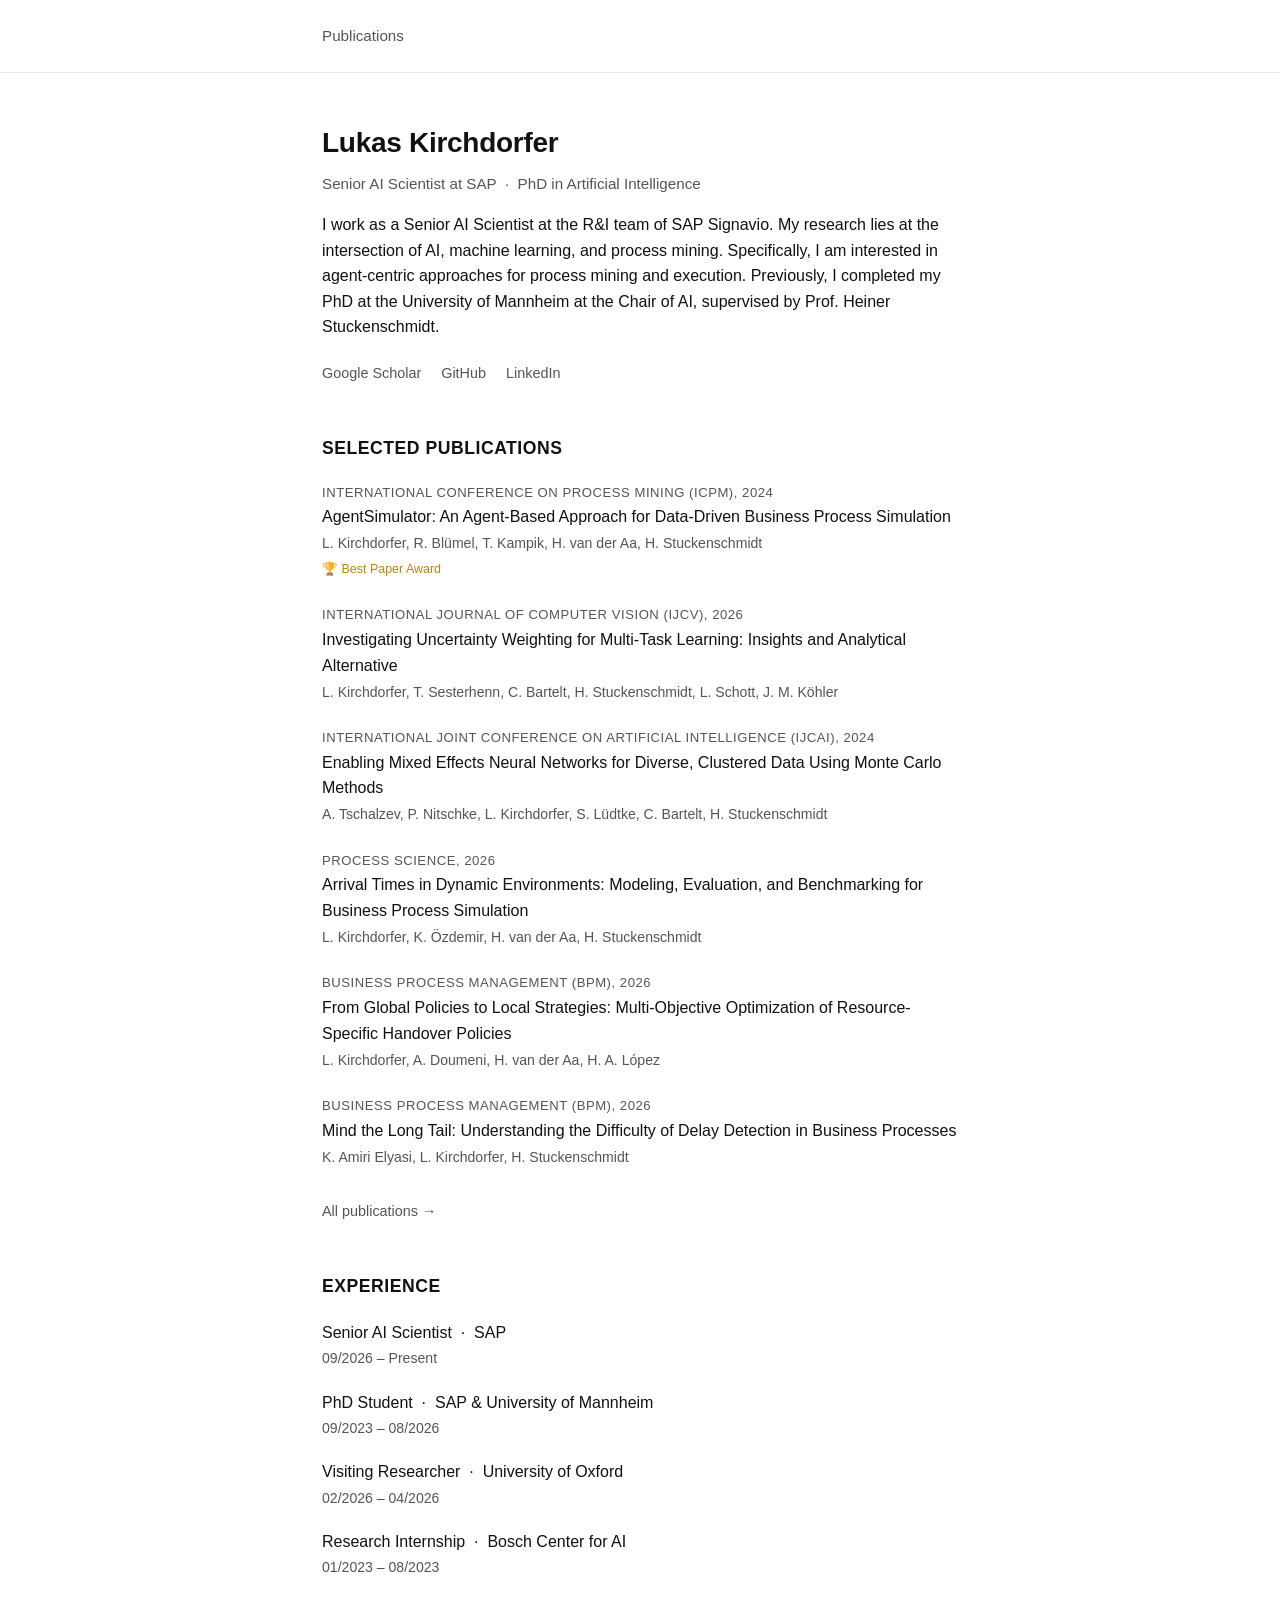
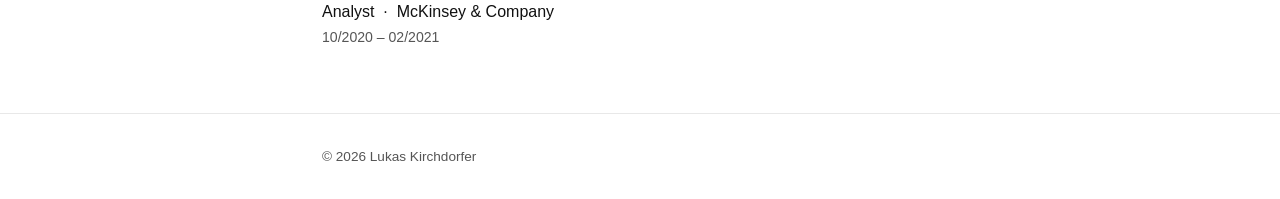
<file: index.html>
<!DOCTYPE html>
<html lang="en">
<head>
  <meta charset="UTF-8">
  <meta name="viewport" content="width=device-width, initial-scale=1.0">
  <title>Lukas Kirchdorfer</title>
  <link rel="stylesheet" href="style.css">
</head>
<body>
  <nav>
    <div class="container">
      <a href="publications.html" class="nav-link">Publications</a>
    </div>
  </nav>

  <main class="container">

    <!-- Intro -->
    <section id="intro">
      <h1>Lukas Kirchdorfer</h1> 
      <p class="subtitle">Senior AI Scientist at SAP &nbsp;·&nbsp; PhD in Artificial Intelligence</p>
      <p class="bio">
        I work as a Senior AI Scientist at the R&I team of SAP Signavio.
        My research lies at the intersection of AI, machine learning, and process mining. Specifically, I am interested in agent-centric approaches for process mining and execution.
        Previously, I completed my PhD at the University of Mannheim at the Chair of AI, supervised by Prof. Heiner Stuckenschmidt.
      </p>
      <ul class="social-links">
        <li><a href="https://scholar.google.de/citations?hl=de&user=4NuUVSkAAAAJ" target="_blank" rel="noopener">Google Scholar</a></li>
        <li><a href="https://github.com/lukaskirchdorfer" target="_blank" rel="noopener">GitHub</a></li>
        <li><a href="https://www.linkedin.com/in/lukas-kirchdorfer/" target="_blank" rel="noopener">LinkedIn</a></li>
      </ul>
    </section>

    <!-- Selected Publications -->
    <section id="publications">
      <h2>Selected Publications</h2>
      <ul class="pub-list" id="selected-pub-list">
        <!-- Rendered by JavaScript -->
      </ul>
      <a href="publications.html" class="all-pubs-link">All publications →</a>
    </section>

    <!-- Experience -->
    <section id="experience">
      <h2>Experience</h2>
      <ul class="exp-list">
        <li class="exp-entry">
          <div class="exp-role">Senior AI Scientist &nbsp;·&nbsp; SAP</div>
          <div class="exp-date">09/2026 – Present</div>
        </li>
        <li class="exp-entry">
          <div class="exp-role">PhD Student &nbsp;·&nbsp; SAP & University of Mannheim</div>
          <div class="exp-date">09/2023 – 08/2026</div>
        </li>
        <li class="exp-entry">
          <div class="exp-role">Visiting Researcher &nbsp;·&nbsp; University of Oxford</div>
          <div class="exp-date">02/2026 – 04/2026</div>
        </li>
        <li class="exp-entry">
          <div class="exp-role">Research Internship &nbsp;·&nbsp; Bosch Center for AI</div>
          <div class="exp-date">01/2023 – 08/2023</div>
        </li>
        <li class="exp-entry">
          <div class="exp-role">Analyst &nbsp;·&nbsp; McKinsey & Company</div>
          <div class="exp-date">10/2020 – 02/2021</div>
        </li>
      </ul>
    </section>

  </main>

  <footer>
    <div class="container">© 2026 Lukas Kirchdorfer</div>
  </footer>

  <script>
    async function loadSelectedPublications() {
      const list = document.getElementById('selected-pub-list');
      try {
        const response = await fetch('./data/publications.json');
        if (!response.ok) throw new Error(`HTTP ${response.status}`);
        const data = await response.json();
        const selected = data.publications
          .filter(p => p.selected === true);
        selected.forEach(pub => {
          const li = document.createElement('li');
          li.className = 'pub-entry';
          li.innerHTML = `
            <div class="pub-venue">${pub.venue}, ${pub.year}</div>
            <div class="pub-title"><a href="${pub.url}" target="_blank" rel="noopener">${pub.title}</a></div>
            <div class="pub-meta">${pub.authors}</div>
            ${pub.award ? `<div class="pub-award">🏆 ${pub.award}</div>` : ''}
          `;
          list.appendChild(li);
        });
      } catch (e) {
        list.innerHTML = '<li>Publications unavailable.</li>';
      }
    }
    loadSelectedPublications();
  </script>
</body>
</html>
</file>
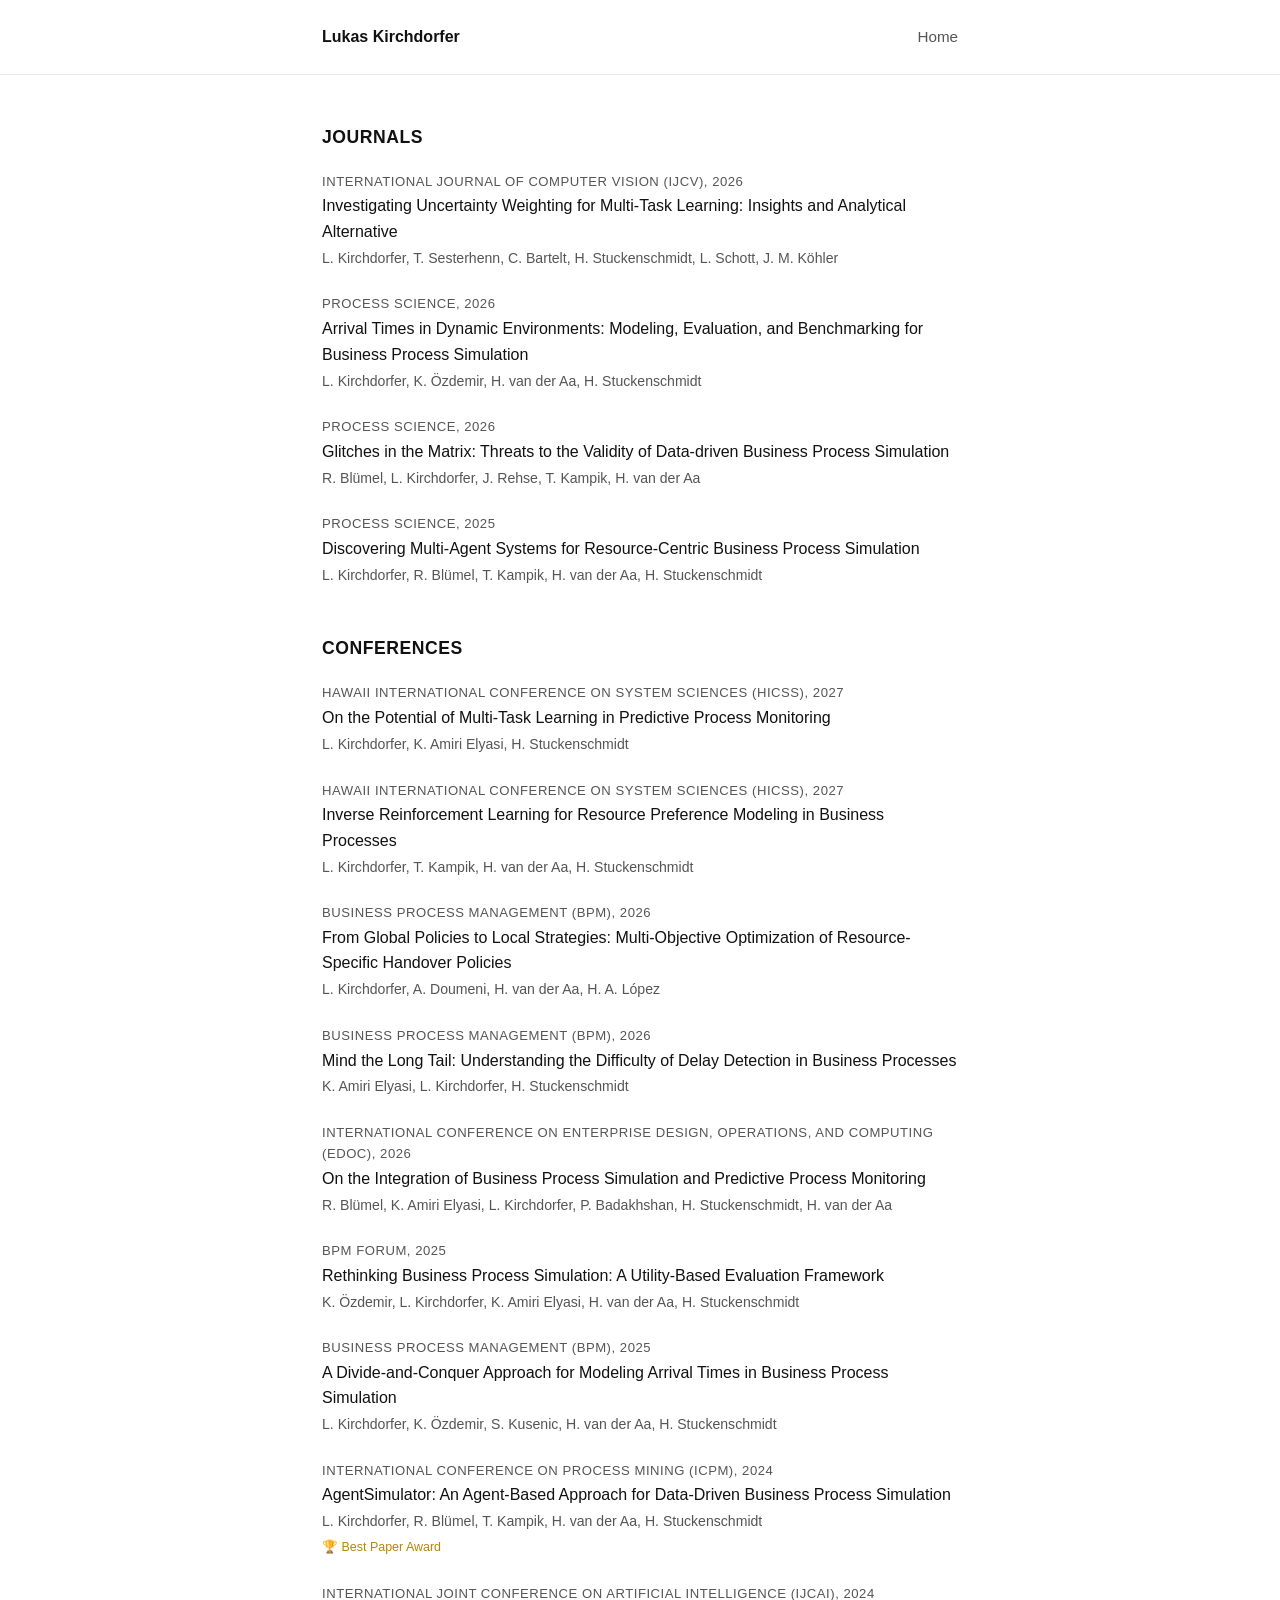
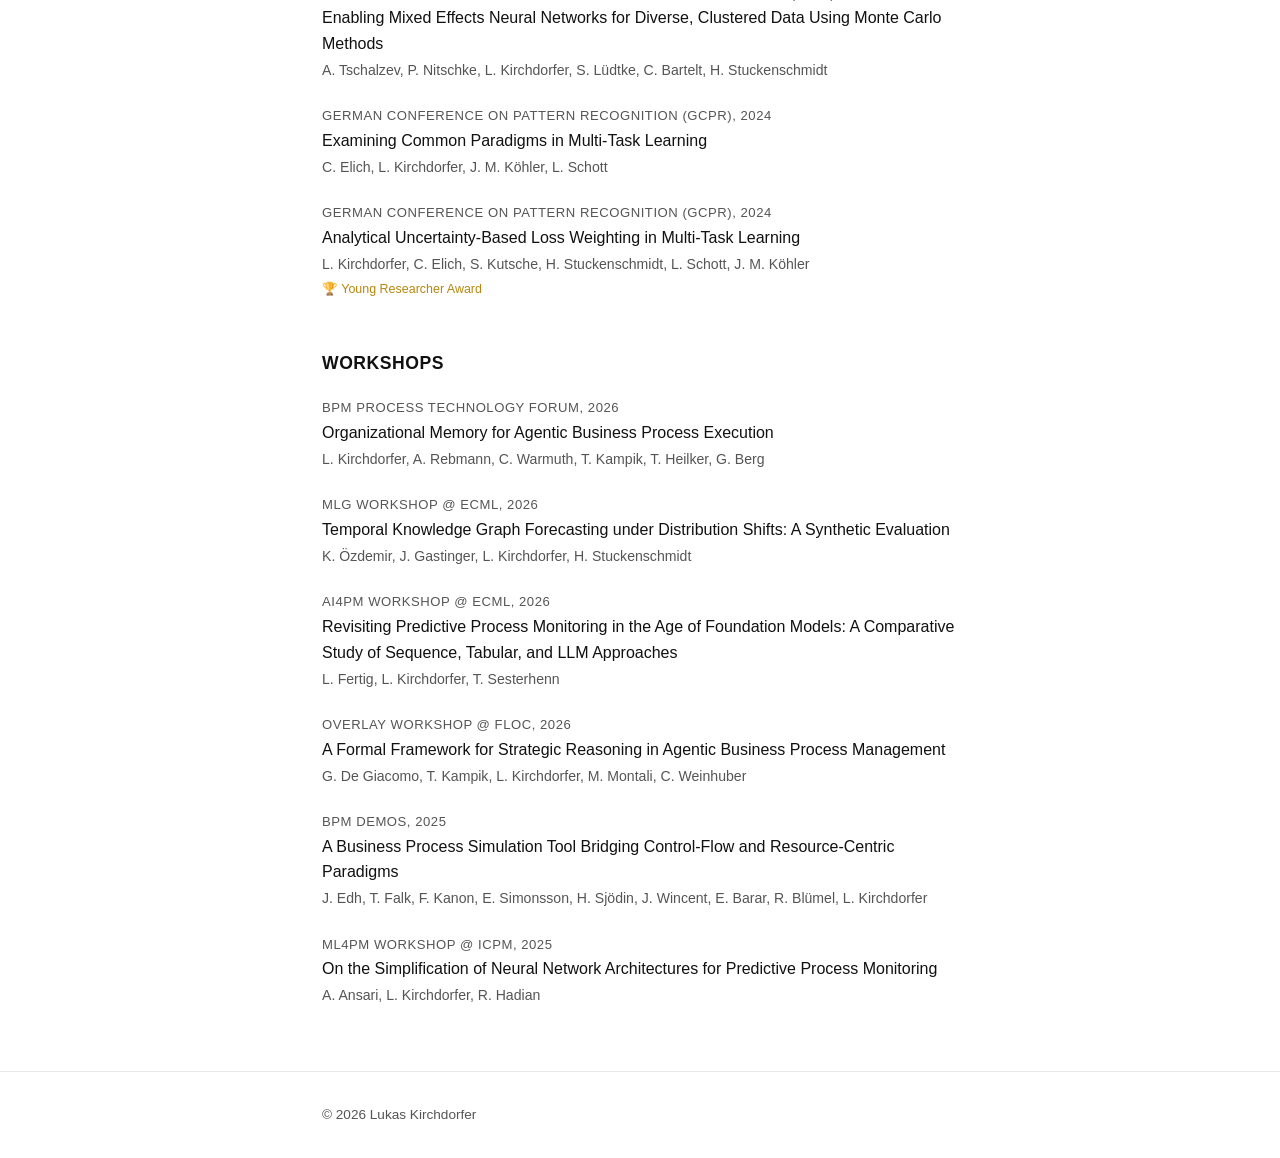
<file: publications.html>
<!DOCTYPE html>
<html lang="en">
<head>
  <meta charset="UTF-8">
  <meta name="viewport" content="width=device-width, initial-scale=1.0">
  <title>Publications – Lukas Kirchdorfer</title>
  <link rel="stylesheet" href="style.css">
</head>
<body>
  <nav>
    <div class="container">
      <a href="index.html" class="nav-name">Lukas Kirchdorfer</a>
      <a href="index.html" class="nav-link">Home</a>
    </div>
  </nav>

  <main class="container">

    <!-- Journals -->
    <section id="journals" class="hidden">
      <h2>Journals</h2>
      <ul class="pub-list" id="journal-list"></ul>
    </section>

    <!-- Conferences -->
    <section id="conferences" class="hidden">
      <h2>Conferences</h2>
      <ul class="pub-list" id="conference-list"></ul>
    </section>

    <!-- Workshops -->
    <section id="workshops" class="hidden">
      <h2>Workshops</h2>
      <ul class="pub-list" id="workshop-list"></ul>
    </section>

  </main>

  <footer>
    <div class="container">© 2026 Lukas Kirchdorfer</div>
  </footer>

  <script>
    function renderPubEntry(pub) {
      const li = document.createElement('li');
      li.className = 'pub-entry';
      li.innerHTML = `
        <div class="pub-venue">${pub.venue}, ${pub.year}</div>
        <div class="pub-title"><a href="${pub.url}" target="_blank" rel="noopener">${pub.title}</a></div>
        <div class="pub-meta">${pub.authors}</div>
        ${pub.award ? `<div class="pub-award">🏆 ${pub.award}</div>` : ''}
      `;
      return li;
    }

    function populateSection(sectionId, listId, pubs) {
      if (pubs.length === 0) return;
      const section = document.getElementById(sectionId);
      const list = document.getElementById(listId);
      section.classList.remove('hidden');
      pubs
        .sort((a, b) => b.year - a.year)
        .forEach(pub => list.appendChild(renderPubEntry(pub)));
    }

    async function loadAllPublications() {
      try {
        const response = await fetch('./data/publications.json');
        if (!response.ok) throw new Error(`HTTP ${response.status}`);
        const data = await response.json();
        const journals = data.publications.filter(p => p.type === 'journal');
        const conferences = data.publications.filter(p => p.type === 'conference');
        const workshops = data.publications.filter(p => p.type === 'workshop');
        populateSection('journals', 'journal-list', journals);
        populateSection('conferences', 'conference-list', conferences);
        populateSection('workshops', 'workshop-list', workshops);
      } catch (e) {
        document.querySelector('main').innerHTML += '<p>Publications unavailable.</p>';
      }
    }
    loadAllPublications();
  </script>
</body>
</html>
</file>
<file: style.css>
/* style.css */
*, *::before, *::after {
  box-sizing: border-box;
  margin: 0;
  padding: 0;
}

body {
  font-family: -apple-system, BlinkMacSystemFont, 'Segoe UI', sans-serif;
  font-size: 16px;
  line-height: 1.6;
  color: #111;
  background: #fff;
}

.container {
  max-width: 700px;
  margin: 0 auto;
  padding: 0 2rem;
}

/* Nav */
nav {
  padding: 1.5rem 0;
  border-bottom: 1px solid #e8e8e8;
  margin-bottom: 3rem;
}

nav .container {
  display: flex;
  justify-content: space-between;
  align-items: center;
}

.nav-name {
  font-weight: 600;
  color: #111;
  text-decoration: none;
}

.nav-link {
  color: #555;
  text-decoration: none;
  font-size: 0.95rem;
}

.nav-link:hover {
  color: #111;
}

/* Intro */
h1 {
  font-size: 1.75rem;
  font-weight: 700;
  margin-bottom: 0.35rem;
  letter-spacing: -0.01em;
}

.subtitle {
  color: #555;
  font-size: 0.95rem;
  margin-bottom: 1rem;
}

.bio {
  margin-bottom: 1.25rem;
  color: #111;
}

.social-links {
  display: flex;
  gap: 1.25rem;
  list-style: none;
  flex-wrap: wrap;
}

.social-links a {
  color: #555;
  text-decoration: none;
  font-size: 0.9rem;
}

.social-links a:hover {
  color: #111;
}

/* Sections */
section {
  margin-top: 3rem;
  margin-bottom: 1rem;
}

h2 {
  font-size: 1.1rem;
  font-weight: 600;
  letter-spacing: 0.03em;
  text-transform: uppercase;
  margin-bottom: 1.25rem;
  color: #111;
}

/* Publications */
.pub-list {
  list-style: none;
}

.pub-entry {
  margin-bottom: 1.5rem;
}

.pub-venue {
  font-size: 0.82rem;
  color: #555;
  text-transform: uppercase;
  letter-spacing: 0.04em;
  margin-bottom: 0.1rem;
}

.pub-title a {
  color: #111;
  text-decoration: none;
  font-weight: 500;
}

.pub-title a:hover {
  color: #555;
}

.pub-meta {
  font-size: 0.88rem;
  color: #555;
  margin-top: 0.15rem;
}

.all-pubs-link {
  display: inline-block;
  margin-top: 0.5rem;
  color: #555;
  text-decoration: none;
  font-size: 0.9rem;
}

.all-pubs-link:hover {
  color: #111;
}

/* Experience */
.exp-list {
  list-style: none;
}

.exp-entry {
  margin-bottom: 1.25rem;
}

.exp-role {
  font-weight: 500;
  color: #111;
}

.exp-date {
  font-size: 0.88rem;
  color: #555;
  margin-top: 0.1rem;
}

.exp-desc {
  font-size: 0.9rem;
  color: #555;
  margin-top: 0.15rem;
}

/* Award badge */
.pub-award {
  display: inline-block;
  font-size: 0.78rem;
  color: #b8860b;
  margin-top: 0.2rem;
}

/* Utility */
.hidden {
  display: none;
}

/* Footer */
footer {
  margin-top: 4rem;
  padding: 2rem 0;
  border-top: 1px solid #e8e8e8;
  font-size: 0.85rem;
  color: #555;
}
</file>
